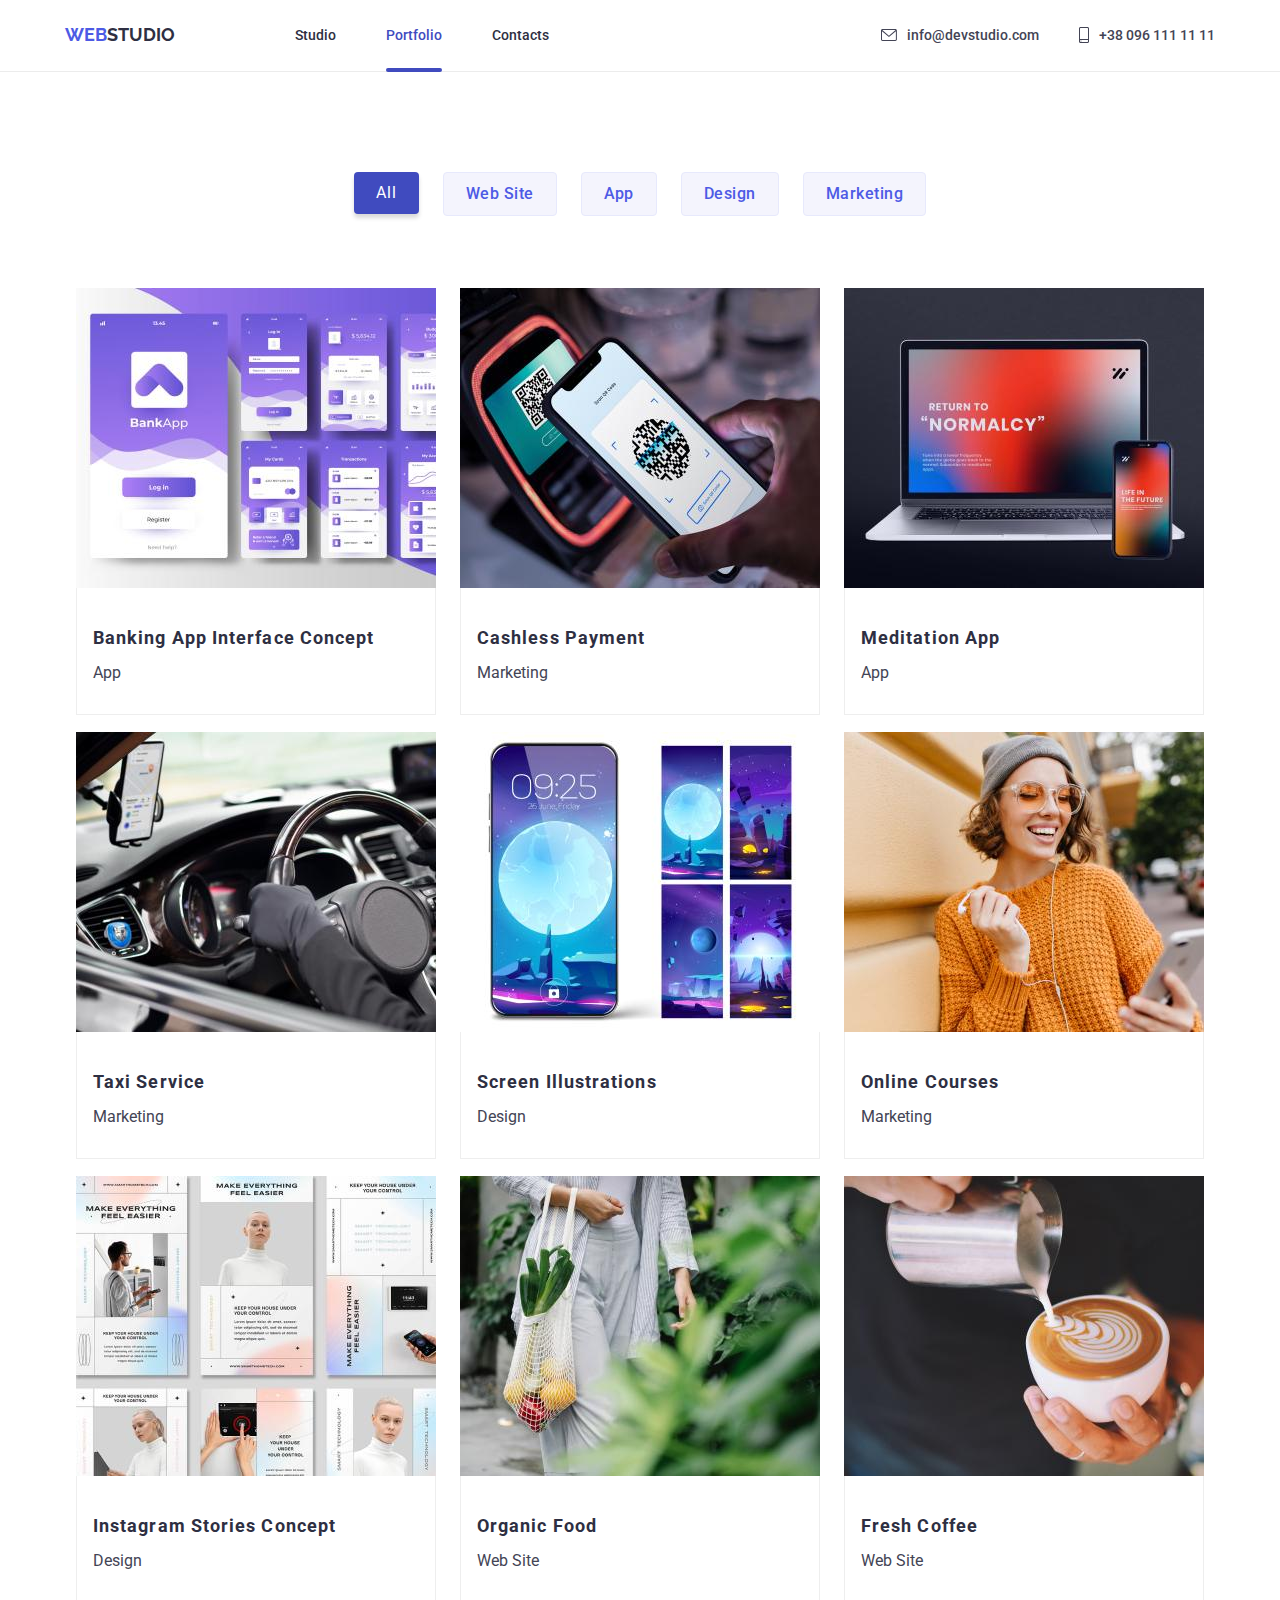
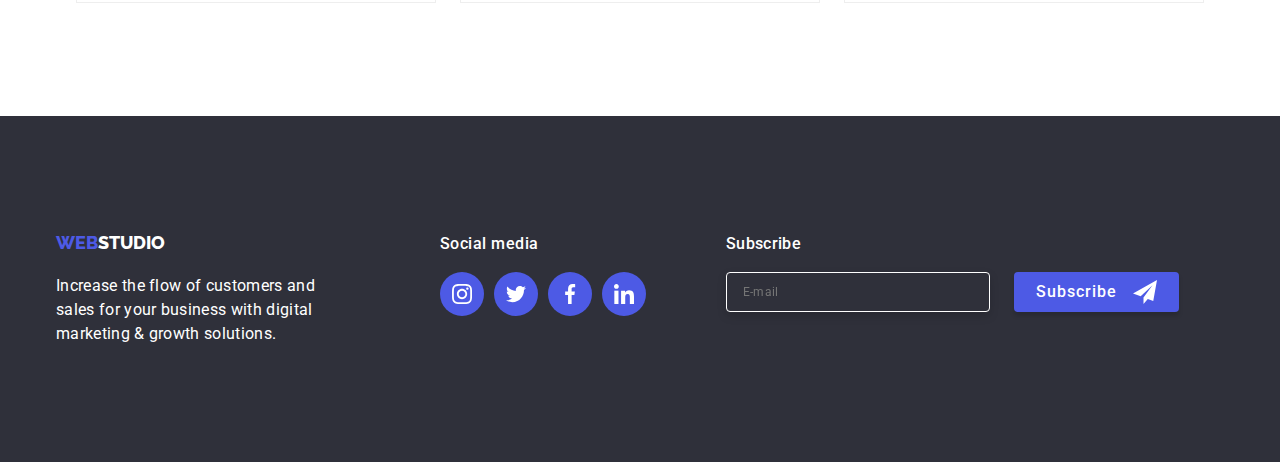
<file: portfolio.html>
<!DOCTYPE html>
<html lang="uk">
    <head>
        <meta charset="UTF-8">
        <meta name="viewport" content="width=device-width, initial-scale=1.0">
        <title>WebStudio</title>

        <link rel="preconnect" href="https://fonts.googleapis.com">
        <link rel="preconnect" href="https://fonts.gstatic.com" crossorigin>
        <link href="https://fonts.googleapis.com/css2?family=Raleway:wght@700&family=Roboto:wght@400;500;700;900&display=swap" rel="stylesheet">

        <link rel="stylesheet" href="./css/modern-normalize.css">
        <link rel="stylesheet" href="./css/styles.css">
    </head>

    <body>
        <header>
            <div class="container header-box">
                <a class="logo-link" href="./index.html">
                    WEB<span class="logo-header">STUDIO</span>
                </a>    
                <nav class="nav-container">
                    <ul class="list">
                        <li><a href="index.html" class="studio-1">Studio</a></li>
                        <li class="li-portfolio"><a href="portfolio.html" class="portfolio-1">Portfolio</a></li>
                        <li class="li-contacts"><a href="#" class="contacts">Contacts</a></li>
                    </ul>
                </nav>
                <ul class="list-1">
                    <li class="li-devstudio"><a href="mailto:info@devstudio.com" class="devstudio"><svg width="16" height="12" class="icon"><use href="./images/icons.svg#icon-envelope"></use></svg>info@devstudio.com</a></li>
                    <li><a href="tel:+380961111111" class="number"><svg width="10" height="16" class="icon"><use href="./images/icons.svg#icon-smartphone"></use></svg>+38 096 111 11 11</a></li>
                </ul>
            </div>
        </header>

        <main>
            <section class="portfolio-box">
                <div class="container">
                    <h1 class="visually-hidden">Список продуктів</h1>
                    <ul class="filter-box">
                        <li><button class="filter-btn-active">All</button></li>
                        <li><button class="filter-btn">Web Site</button></li>
                        <li><button class="filter-btn">App</button></li>
                        <li><button class="filter-btn">Design</button></li>
                        <li><button class="filter-btn">Marketing</button></li>
                    </ul>
                    <div class="gap-img">
                        <ul class="set-img">
                            <li class="img-card box-card">
                                <a href="" class="a-text">
                                    <div class="box-img">
                                        <img src="./images/picture-1.jpg" width="370" height="294" alt="Ноутбук">
                                        <p class="overlay">
                                            14 Stylish and User-Friendly App Design Concepts · Task Manager App · Calorie Tracker App · Exotic Fruit Ecommerce App · Cloud Storage App                                        </p>
                                    </div>                                  
                                    <div class="style-card-portfolio">
                                        <h2 class="card-portfolio">Banking App Interface Concept</h2>
                                        <p class="style-text-portfolio">App</p>
                                    </div>
                                </a>
                            </li>
                            <li class="img-card box-card">
                                <a href="" class="a-text">
                                    <div class="box-img">
                                        <img src="./images/picture-2.jpg" width="370" height="294" alt="Ноутбук">
                                        <p class="overlay">
                                            14 Stylish and User-Friendly App Design Concepts · Task Manager App · Calorie Tracker App · Exotic Fruit Ecommerce App · Cloud Storage App                                        </p>
                                    </div>
                                    <div class="style-card-portfolio">
                                        <h2 class="card-portfolio">Cashless Payment</h2>
                                        <p class="style-text-portfolio">Marketing</p>
                                    </div>
                                </a>
                            </li>
                            <li class="img-card box-card">
                                <a href="" class="a-text">
                                    <div class="box-img">
                                        <img src="./images/picture-3.jpg" width="370" height="294" alt="Ноутбук">
                                        <p class="overlay">
                                            14 Stylish and User-Friendly App Design Concepts · Task Manager App · Calorie Tracker App · Exotic Fruit Ecommerce App · Cloud Storage App                                        </p>
                                    </div>
                                    <div class="style-card-portfolio">
                                        <h2 class="card-portfolio">Meditation App</h2>
                                        <p class="style-text-portfolio">App</p>
                                    </div>
                                </a>
                            </li>
                            <li class="img-card box-card">
                                <a href="" class="a-text">
                                    <div class="box-img">
                                        <img src="./images/picture-4.jpg" width="370" height="294" alt="Ноутбук">
                                        <p class="overlay">
                                            14 Stylish and User-Friendly App Design Concepts · Task Manager App · Calorie Tracker App · Exotic Fruit Ecommerce App · Cloud Storage App                                        </p>
                                    </div>
                                    <div class="style-card-portfolio">
                                        <h2 class="card-portfolio">Taxi Service</h2>
                                        <p class="style-text-portfolio">Marketing</p>
                                    </div>
                                </a>
                            </li>
                            <li class="img-card box-card">
                                <a href="" class="a-text">
                                    <div class="box-img">
                                        <img src="./images/picture-5.jpg" width="370" height="294" alt="Ноутбук">
                                        <p class="overlay">
                                            14 Stylish and User-Friendly App Design Concepts · Task Manager App · Calorie Tracker App · Exotic Fruit Ecommerce App · Cloud Storage App                                        </p>
                                    </div>
                                    <div class="style-card-portfolio">
                                        <h2 class="card-portfolio">Screen Illustrations</h2>
                                        <p class="style-text-portfolio">Design</p>
                                    </div>
                                </a>
                            </li>
                            <li class="img-card box-card">
                                <a href="" class="a-text">
                                    <div class="box-img">
                                        <img src="./images/picture-6.jpg" width="370" height="294" alt="Ноутбук">
                                        <p class="overlay">
                                            14 Stylish and User-Friendly App Design Concepts · Task Manager App · Calorie Tracker App · Exotic Fruit Ecommerce App · Cloud Storage App                                        </p>
                                    </div>
                                    <div class="style-card-portfolio">
                                        <h2 class="card-portfolio">Online Courses</h2>
                                        <p class="style-text-portfolio">Marketing</p>
                                    </div>
                                </a>
                            </li>
                            <li class="img-card box-card">
                                <a href="" class="a-text">
                                    <div class="box-img">
                                        <img src="./images/picture-7.jpg" width="370" height="294" alt="Ноутбук">
                                        <p class="overlay">
                                            14 Stylish and User-Friendly App Design Concepts · Task Manager App · Calorie Tracker App · Exotic Fruit Ecommerce App · Cloud Storage App                                        </p>
                                    </div>
                                    <div class="style-card-portfolio">
                                        <h2 class="card-portfolio">Instagram Stories Concept</h2>
                                        <p class="style-text-portfolio">Design</p>
                                    </div>
                                </a>
                            </li>
                            <li class="img-card box-card">
                                <a href="" class="a-text">
                                    <div class="box-img">
                                        <img src="./images/picture-8.jpg" width="370" height="294" alt="Ноутбук">
                                        <p class="overlay">
                                            14 Stylish and User-Friendly App Design Concepts · Task Manager App · Calorie Tracker App · Exotic Fruit Ecommerce App · Cloud Storage App                                        </p>
                                    </div>
                                    <div class="style-card-portfolio">
                                        <h2 class="card-portfolio">Organic Food</h2>
                                        <p class="style-text-portfolio">Web Site</p>
                                    </div>
                                </a>
                            </li>
                            <li class="img-card box-card">
                                <a href="" class="a-text">
                                    <div class="box-img">
                                        <img src="./images/picture-9.jpg" width="370" height="294" alt="Ноутбук">
                                        <p class="overlay">
                                            14 Stylish and User-Friendly App Design Concepts · Task Manager App · Calorie Tracker App · Exotic Fruit Ecommerce App · Cloud Storage App                                        </p>
                                    </div>
                                    <div class="style-card-portfolio">
                                        <h2 class="card-portfolio">Fresh Coffee</h2>
                                        <p class="style-text-portfolio">Web Site</p>
                                    </div>
                                </a>
                            </li>
                        </ul>
                    </div>
                </div>
            </section>
        </main>
        
        <footer class="footer-menu">
            <div class="container flex-menu">
                <div>
                    <a class="logo-link-footer" href="./index.html">
                        WEB<span class="logo-footer">STUDIO</span>
                    </a>
                    <address class="address-footer">
                        <p class="text-footer">
                            Increase the flow of customers and sales for your business with digital marketing & growth solutions.
                        </p>
                    </address>
                </div>
                <div class="container-enjoy">
                    <p class="enjoy">Social media</p>
                    <ul class="list-footer-icon">
                        <li>
                            <a href="https://www.instagram.com/" class="footer-icon">
                                <svg width="20" height="20">
                                    <use href="./images/icons.svg#icon-instagram-2"></use>
                                </svg>
                            </a>
                        </li>
                        <li>
                            <a href="https://twitter.com/" class="footer-icon">
                                <svg width="20" height="20">
                                    <use href="./images/icons.svg#icon-twitter-1"></use>
                                </svg>
                            </a>
                        </li>
                        <li>
                            <a href="https://www.facebook.com/" class="footer-icon">
                                <svg width="20" height="20">
                                    <use href="./images/icons.svg#icon-facebook-1"></use>
                                </svg>
                            </a>
                        </li>
                        <li>
                            <a href="https://www.linkedin.com/" class="footer-icon">
                                <svg width="20" height="20">
                                    <use href="./images/icons.svg#icon-linkedin-1"></use>
                                </svg>
                            </a>
                        </li>
                    </ul>
                </div>
                <div class="flex-input">
                    <p class="input-text">Subscribe</p>
                    <form class="box-btn">
                        <label>
                            <input class="type-input" type="email" name="email" placeholder="E-mail">
                        </label>
                        <button class="btn-input">
                            Subscribe
                            <svg xmlns="http://www.w3.org/2000/svg" class="svg-btn" width="24" height="24" viewBox="0 0 24 24" fill="none">
                            <path d="M24 0L0 13.5L7.66994 16.3407L19.5 5.25002L10.5017 17.3896L10.509 17.3923L10.5 17.3896V24.0001L14.8013 18.982L20.2501 21.0001L24 0Z" fill="white"/>
                            </svg>
                        </button>
                    </form>
                </div>
            </div>
        </footer>

    </body>
</html>
</file>
<file: css/styles.css>
:root {
    --color--primary: #434455;
    --color--logo: #4D5AE5;
    --color--logo-1: #2E2F42;
    --color--active: #404BBF;
    --color--font: #2E2F42;
    --color--background: #404BBF;
    --color--background--block: #2F303A;
    --color--background-1: #FFFFFF;
    --color--btn-hover: #188CE8;
    --color--background-2: #F5F4FA;
}

* {
    box-sizing: border-box;
}

header {
    border-bottom: 1px solid #ECECEC;
}

ul, li {
    list-style-type: none;
    padding: 0;
    margin: 0;
}

img {
    display: block;
    max-width: 100%;
    height: auto;
}

body {
    height: 100%;
    font-family: 'Roboto', sans-serif;
    color: var(--color--primary);
    margin: auto;
}

/* Phone styles & >*/

.container {
    min-width: 320px;
    max-width: 428px;
    margin: 0 auto;
    padding: 0 16px;
}

/*Tablet styles & >*/

@media  only screen and (min-width: 768px) {
    .container {
        max-width: 736px;
    }
}

/*Deasktop styles & >*/

@media  only screen and (min-width: 1200px) {
    .container {
        max-width: 1200px;
    }
}

.header-box {
    display: flex;
    align-items: center;
}

.logo-link {
    font-family: 'Raleway', sans-serif;
    font-weight: 700;
    font-size: 18px;
    line-height: 1.2;
    color: var(--color--logo);
    margin-right: 120px;
    text-decoration: none;
    padding: 24px 0 25px 0;
    display: block;
    width: auto;
}

.logo-header {
    font-family: 'Raleway', sans-serif;
    font-weight: 700;
    font-size: 18px;
    line-height: 1.2;
    color: var(--color--logo-1);
}

.nav-container {
    display: flex;
    margin-right: 332px;
}

@media  only screen and (max-width: 1199px) {
    .nav-container {
        margin-right: 121px;
    }
}

@media  only screen and (max-width: 767px) {
    .nav-container {
        display: none;
    }
}

.list {
    display: flex;
    align-items: center;
    padding-left: 0;
}



.studio {
    font-weight: 500;
    font-size: 14px;
    line-height: 1.15;
    color: var(--color--background);
    text-decoration: none;
    padding: 20px 0;
    display: block;
    position: relative;
    transition: color 250ms cubic-bezier(0.4, 0, 0.2, 1);
}

.studio:after {
    display: block;
    content: "";
    width: 100%;
    height: 4px;
    left: 0;
    bottom: -9px;
    background-color: #404BBF;
    border-radius: 2px;
    margin-top: 28px;
    position: absolute;
}

.studio-1 {
    font-weight: 500;
    font-size: 14px;
    line-height: 1.15;
    color: var(--color--font);
    text-decoration: none;
    padding: 20px 0;
    display: block;
    position: relative;
    transition: color 250ms cubic-bezier(0.4, 0, 0.2, 1);
}

.studio-1:hover,
.studio-1:focus {
    color: var(--color--background);
}

.studio-1:hover:after,
.studio-1:focus:after {
    display: block;
    content: "";
    width: 100%;
    height: 4px;
    left: 0;
    bottom: -9px;
    background-color: #404BBF;
    border-radius: 2px;
    position: absolute;
}

.li-portfolio {
    margin-left: 50px;
}

.portfolio {
    font-weight: 500;
    font-size: 14px;
    line-height: 1.15;
    color: var(--color--font);
    text-decoration: none;
    padding: 20px 0;
    display: block;
    position: relative;
    transition: color 250ms cubic-bezier(0.4, 0, 0.2, 1);
}

.portfolio-1:after {
    display: block;
    content: "";
    width: 100%;
    height: 4px;
    left: 0;
    bottom: -9px;
    background-color: #404BBF;
    border-radius: 2px;
    margin-top: 28px;
    position: absolute;
}

.portfolio:hover,
.portfolio:focus {
    color: var(--color--background);
}

.portfolio-1 {
    font-weight: 500;
    font-size: 14px;
    line-height: 1.15;
    color: var(--color--background);
    text-decoration: none;
    padding: 20px 0;
    display: block;
    position: relative;
}

.portfolio:hover:after,
.portfolio:focus:after {
    display: block;
    content: "";
    width: 100%;
    height: 4px;
    left: 0;
    bottom: -9px;
    background-color: #404BBF;
    border-radius: 2px;
    position: absolute;
}

.li-contacts {
    margin-left: 50px;
}

.contacts {
    font-weight: 500;
    font-size: 14px;
    line-height: 1.15;
    color: var(--color--font);
    text-decoration: none;
    padding: 20px 0;
    display: block;
    position: relative;
    transition: color 250ms cubic-bezier(0.4, 0, 0.2, 1);
}

.contacts:hover,
.contacts:focus {
    color: var(--color--background);
}

.contacts:hover:after,
.contacts:focus:after {
    display: block;
    content: "";
    width: 100%;
    height: 4px;
    left: 0;
    bottom: -9px;
    background-color: #404BBF;
    border-radius: 2px;
    position: absolute;
}

.li-devstudio {
    margin-right: 40px;
    display: flex;
}

.devstudio {
    font-weight: 500;
    font-size: 14px;
    line-height: 1.15;
    text-decoration: none;
    color: var(--color--primary);
    padding: 20px 0;
    display: block;
    display: inline-flex;
    align-items: center;
    transition: color 250ms cubic-bezier(0.4, 0, 0.2, 1);
}

.devstudio:hover,
.devstudio:focus {
    color: var(--color--background);
}

.number {
    font-weight: 500;
    font-size: 14px;
    line-height: 1.15;
    color: var(--color--primary);
    text-decoration: none;
    padding: 20px 0;
    display: block;
    display: inline-flex;
    transition: color 250ms cubic-bezier(0.4, 0, 0.2, 1);
}

.number:hover,
.number:focus {
    color: var(--color--background);
}

.list-1 {
    margin-left: auto;
    display: flex;
    align-items: center;
    padding: 0;
}

@media  only screen and (max-width: 767px) {
    .list-1 {
        display: none;
    }
}

.menu-toggle {
    min-height: 40px;
    min-width: 40px;
    display: flex;
    align-items: center;
    justify-content: center;
  
    margin: 0;
    padding: 0;
    background-color: transparent;
    cursor: pointer;
    border: none;
    border-radius: 50%;
    outline: none;
  }

@media  only screen and (min-width: 767px) {
    .menu-toggle {
        display: none;
    }
}

@media (min-width: 768px) {
    .menu-toggle {
      display: none;
    }
  }
  
  .menu-toggle:hover,
  .menu-toggle:focus {
    background-color: rgba(0, 0, 0, 0.1);
  }
  
  .menu-container {
    position: fixed;
    top: 0;
    left: 0;
    width: 100vw;
    height: 100vh;
    padding: 32px;
    background-color: #3f51b5;
    z-index: 999;
  
    transform: translateX(100%);
    transition: transform 250ms ease-in-out;
  }
  
  .menu-container.is-open {
    transform: translateX(0);
  }
  
  .menu-container .menu-toggle {
    position: absolute;
    top: 16px;
    right: 16px;
    color: #fff;
  }
  
  .mobile-menu {
    padding: 0;
    margin: 0;
    list-style: none;
  }
  
  .mobile-menu .link {
    display: block;
    padding: 10px;
    color: #fff;
    text-decoration: none;
  }

header {
    display: flex;
}

.body-menu {
    max-width: 1440px;
    height: 600px;
    padding: 200px 0;
    background-color: #2E2F42;
    background-image: linear-gradient(to right, rgba(46, 47, 66, 0.7), rgba(46, 47, 66, 0.7)), url(../images/people_office_1.jpg);
    background-repeat: no-repeat;
    background-position: 50% 50%;
    margin: auto;
    background-size: cover;
}

.solutions {
    font-weight: 700;
    font-size: 56px;
    line-height: 1.07;
    width: 496px;
    color: var(--color--background-1);
    margin: auto;
    text-align: center;
    letter-spacing: 0.02em;
}

.btn-menu {
    font-family: inherit;
    font-weight: 700;
    font-size: 16px;
    line-height: 1.9;
    letter-spacing: 0.06em;
    width: 169px;
    height: 56px;
    background: #4D5AE5;
    border: none;
    border-radius: 4px;
    color: var(--color--background-1);
    cursor: pointer;
    margin: 48px auto 0;
    display: block;
    transition: background-color 250ms cubic-bezier(0.4, 0, 0.2, 1), box-shadow 250ms cubic-bezier(0.4, 0, 0.2, 1);
    box-shadow: 0px 4px 4px rgba(0, 0, 0, 0.15);
}

.btn-menu:hover,
.btn-menu:focus {
    box-shadow: 0px 4px 4px rgba(0, 0, 0, 0.35);
    border-radius: 4px;
    background: #404BBF;
}

.btn-menu:active {
    border: #404BBF;
}

.visually-hidden {
    position: absolute;
    white-space: nowrap;
    width: 1px;
    height: 1px;
    overflow: hidden;
    border: 0;
    padding: 0;
    clip: rect(0 0 0 0);
    clip-path: inset(50%);
    margin: -1px;
  }

.section-title {
    font-style: normal;
    font-weight: 700;
    font-size: 36px;
    line-height: 1.17;
    text-align: center;
    letter-spacing: 0.03em;
    color: var(--color--font);
    margin: 0 0 50px 0;
}

.div-section-title {
    margin-top: 94px;
}

.section-title-1 {
    font-style: normal;
    font-weight: 700;
    font-size: 36px;
    line-height: 1.17;
    text-align: center;
    letter-spacing: 0.03em;
    color: var(--color--font);
    margin-bottom: 50px;
    margin-top: 0;
}

.section-cards {
    padding: 94px 0 94px 0;
    background-color: var(--color--background-2);
}

.item-width {
    padding: 0;
    width: 270px;
}

.list-img {
    display: flex;
    justify-content: center;
    gap: 30px;
}

.solutions-title {
    font-style: normal;
    font-weight: 500;
    font-size: 20px;
    line-height: 1.2;
    letter-spacing: 0.02em;
    color: var(--color--font);
    margin: 0 0 8px 0;
}

.solution-container {
    display: flex;
    justify-content: center;
    gap: 30px;
}

.div-solutions {
    width: 1170px;
    height: 98px;
    margin: 94px auto;
}

.item-card {
    width: 264px;
    height: 428px;
    border-radius: 4px;
    overflow: hidden;
    box-shadow: 0px 4px 2px -1px rgba(0, 0, 0, 0.15),
        0px 2px 2px 0px rgba(0, 0, 0, 0.14), 0px 2px 6px 0px rgba(0, 0, 0, 0.15);
    background-color: var(--color--background-1);
}

.style-card {
    padding: 32px;
}

.title-descr {
    font-style: normal;
    font-weight: 400;
    font-size: 16px;
    line-height: 1.5;
    margin: 0;
    letter-spacing: 0.02em;
}

.list-cards {
    display: flex;
    justify-content: center;
    gap: 30px;
}

.section-menu-cards {
    background-color: var(--color--background-2);
}

.card-name {
    font-style: normal;
    font-weight: 500;
    font-size: 20px;
    line-height: 1.2;
    color: var(--color--font);
    letter-spacing: 0.02em;
    text-align: center;
    margin: 0 0 10px 0;
}

.card-descr {
    font-weight: 400;
    font-size: 16px;
    line-height: 1.18;
    letter-spacing: 0.02em;
    text-align: center;
    margin: auto;
}

.footer-menu {
    background-color: var(--color--background--block);
    padding: 100px 0;
}

address {
    font-style: normal;
}

.address-footer {
    margin-top: 20px;
}

.mapping-footer {
    font-size: 14px;
    line-height: 1.7;
    color: var(--color--background-1);
    text-decoration: none;
}

.devstudio-footer {
    font-size: 14px;
    line-height: 1.7;
    color: rgba(255, 255, 255, 0.6);
    text-decoration: none;
}

.devstudio-footer:hover,
.devstudio-footer:focus {
    color: var(--color--background);
    transition-duration: 250ms;
}

.logo-link-footer {
    font-family: 'Raleway', sans-serif;
    font-weight: 800;
    font-size: 18px;
    line-height: 1.16;
    color: var(--color--logo);
    text-decoration: none;
}

.logo-footer {
    font-family: 'Raleway', sans-serif;
    font-weight: 800;
    font-size: 18px;
    line-height: 1.16;
    color: var(--color--background-1);
}

.number-footer {
    font-weight: 400;
    font-size: 14px;
    line-height: 1.71;
    color: rgba(255, 255, 255, 0.6);
    text-decoration: none;
}   

.number-footer:hover,
.number-footer:focus {
    color: var(--color--background);
    transition-duration: 250ms;
}

.margin-li-footer {
    margin-top: 9px;
}

.portfolio-box {
    padding: 100px 0 120px 0;  
}

.filter-box {
    text-align: center;
    margin-bottom: 34px;
    display: flex;
    gap: 24px;
    margin: 0 auto 72px auto;
    justify-content: center;
}

.footer-container {
    width: 1200px;
    padding: 0 15px;
    margin: 0 auto;
    padding: 60px 0 60px 0;
}

.filter-btn-active {
    font-family: 'Roboto';
    font-size: 16px;
    line-height: 1.9;
    letter-spacing: 0.06em;
    left: 512px;
    top: 174px;
    background-color: var(--color--active);
    color: var(--color--background-1);
    border: 0;
    border-radius: 4px;
    cursor: pointer;
    box-shadow: 0px 4px 4px rgba(0, 0, 0, 0.15);
    padding: 6px 22px;
}

.filter-btn {
    font-family: 'Roboto';
    font-weight: 500;
    font-size: 16px;
    line-height: 1.9;
    letter-spacing: 0.03em;
    background-color: #F4F4FD;
    color: #4D5AE5;
    border: 1px solid #E7E9FC;
    border-radius: 4px;
    cursor: pointer;
    padding: 6px 22px;
    transition: background-color 250ms cubic-bezier(0.4, 0, 0.2, 1), color 250ms cubic-bezier(0.4, 0, 0.2, 1), box-shadow 250ms cubic-bezier(0.4, 0, 0.2, 1);
}

.filter-btn:hover,
.filter-btn:focus {
    box-shadow: 0px 4px 4px rgba(0, 0, 0, 0.15);
    border-radius: 4px;
    background-color: var(--color--background);
    color: var(--color--background-1);
}

.footer-portfolio {
    background-color: var(--color--background--block);
    padding: 60px 0;
}

.logo-link-portfolio {
    font-family: 'Raleway', sans-serif;
    font-weight: 700;
    font-size: 26px;
    line-height: 1.2;
    color: var(--color--background);
    text-decoration: none;
}

.logo-footer-portfolio {
    font-family: 'Raleway', sans-serif;
    font-weight: 700;
    font-size: 26px;
    line-height: 1.2;
    color: var(--color--background-1);
}

.text-footer {
    font: inherit;
    font-weight: 400;
    font-size: 16px;
    line-height: 1.5;
    letter-spacing: 0.02em;
    color: #FFFFFF;
    width: 264px;
    height: 72px;
}

.card-portfolio {
    font-style: inherit;
    font-weight: 700;
    font-size: 18px;
    line-height: 2;
    letter-spacing: 0.06em;
    color: var(--color--font);
    margin: 0 0 8px 16px;
}

.style-card-portfolio {
    padding: 32px 0;
    border: 1px solid #EEEEEE;
    border-top: none;
}

.gap-img {
    max-width: 100%;
    padding: 0;
    margin-left: auto;
    margin-right: auto;
    display: block;
}

.set-img {
    display: flex;
    flex-wrap: wrap;
    justify-content: center;
    gap: 24px;
}

.style-1 {
    padding: 94px 0;
}

.style-2 {
    padding-bottom: 94px;
}

.style-text-portfolio {
    margin: 0 0 0 16px;
    color: var(--color--primary);
}

.svg-center {
    margin: 0 auto 30px;
    padding: 25px 100px;
    background: #F5F4FA;
    border-radius: 4px;
}

.icon {
    margin-right: 10px;
    fill: currentColor;
}

.social-items {
    display: flex;
    justify-content: center;
    gap: 24px;
    margin-top: 16px;
}

.social-icon {
    display: flex;
    align-items: center;
    justify-content: center;
    width: 40px;
    height: 40px;
    fill: #FFFFFF;
    background-color: #4D5AE5;
    border-radius: 50%;
    transition: fill 250ms cubic-bezier(0.4, 0, 0.2, 1), background-color 250ms cubic-bezier(0.4, 0, 0.2, 1);
}

.social-icon:hover,
.social-icon:focus {
    fill: #FFFFFF;
    background-color: #404BBF;
}

.section-clients {
    padding: 94px 0 94px 0;
}

.clients {
    font-family: inherit;
    font-weight: 700;
    font-size: 36px;
    line-height: 0.86;
    text-align: center;
    letter-spacing: 0.03em;
    color: var(--color--logo-1);
    margin: 0 0 50px 0;
}

.li-logo-clients {
    display: inline-flex;
    gap: 24px;
    justify-content: center;
}

.li-client {
    padding: 16px 32px;
    border: 1px solid #8E8F99;
    border-radius: 4px;
    fill: #8E8F99;
    width: 170px;
    height: 92px;
    display: block;
    transition: fill 250ms cubic-bezier(0.4, 0, 0.2, 1), border 250ms cubic-bezier(0.4, 0, 0.2, 1);
}

.li-client:hover,
.li-client:focus {
    fill: var(--color--background);
    border: 1px solid var(--color--background);
}

.icon-client {
    fill: #8E8F99;
}

.enjoy {
    font-family: inherit;
    font-style: normal;
    font-weight: 500;
    font-size: 16px;
    line-height: 1.5;
    letter-spacing: 0.03em;
    color: var(--color--background-1);
}

.flex-menu {
    display: flex;
    align-items: baseline;
}

.container-enjoy {
    margin-left: 120px;
    margin-bottom: 0;
}

.list-footer-icon {
    display: flex;
    gap: 10px;
}

.footer-icon {
    display: flex;
    align-items: center;
    justify-content: center;
    width: 44px;
    height: 44px;
    fill: #FFFFFF;
    background-color: #4D5AE5;
    border-radius: 50%;
    transition: background-color 250ms cubic-bezier(0.4, 0, 0.2, 1);
}

.footer-icon:hover,
.footer-icon:focus {
    fill: rgba(255, 255, 255, 1);
    background-color: #31D0AA;
}

.a-text {
    text-decoration: none;
    font-style: normal;
}

.box-card {
    width: 360px;
    height: 420px;
}

.box-card:hover, 
.box-card:focus {
    box-shadow: 0px 1px 1px rgba(0, 0, 0, 0.12), 0px 4px 4px rgba(0, 0, 0, 0.06), 1px 4px 6px rgba(0, 0, 0, 0.16);
    transition-duration: 250ms;
}

.label-img {
    position: relative;
}

.img-p {
    bottom: 0;
    margin: 0;
    position: absolute;
    padding: 27px 0;
    font-family: inherit;
    font-style: normal;
    font-weight: 700;
    font-size: 14px;
    line-height: 16px;
    text-align: center;
    letter-spacing: 0.03em;
    text-transform: uppercase;
    color: var(--color--background-1);
    width: 370px;
    height: 70px;
    background-color: rgba(47, 48, 58, 0.8);
}

.box-img {
    position: relative;
    overflow: hidden;
}

.overlay {
    bottom: 0;
    margin: 0;
    position: absolute;
    padding: 63px 24px;
    font-family: inherit;
    font-style: normal;
    font-size: 18px;
    line-height: 28px;
    letter-spacing: 0.03em;
    color: var(--color--background-1);
    width: 100%;
    height: 100%    ;
    background-color: rgba(77, 90, 229, 0.9)    ;
    transform: translateY(100%);
    transition: transform 250ms cubic-bezier(0.4, 0, 0.2, 1);
}

.box-card:hover .overlay {
    transform: translate(0);
}

.backdrop {
    position: fixed;
    top: 0;
    left: 0;
    z-index: 1;
    width: 100%;
    height: 100%;
    background-color: rgba(0, 0, 0, 0.2);
    transition: visibility 250ms cubic-bezier(0.4, 0, 0.2, 1), opacity 250ms cubic-bezier(0.4, 0, 0.2, 1);
}

.modal {
    position: absolute;
    bottom: 50%;
    left: 50%;
    transform: translate(-50%, 50%);
    width: 408px;
    background-color: var(--color--background-1);
    box-shadow: 0px 1px 3px rgba(0, 0, 0, 0.12), 0px 1px 1px rgba(0, 0, 0, 0.14), 0px 2px 1px rgba(0, 0, 0, 0.2);
    border-radius: 4px;
    padding: 72px 24px 24px 24px;
}

.is-hidden {
    opacity: 0;
    pointer-events: none;
    visibility: hidden;
}

.modal-button {
    display: flex;
    align-items: center;
    justify-content: center;
    position: absolute;
    width: 24px;
    height: 24px;
    background-color: #E7E9FC;
    border: 1px solid rgba(0, 0, 0, 0.1);
    border-radius: 50% 50%;
    cursor: pointer;
    top: 24px;
    right: 24px;
    transition: background-color 250ms cubic-bezier(0.4, 0, 0.2, 1);
}

.modal-button:hover,
.modal-button:focus {
    background: #404BBF;
}

.close-icon:hover,
.close-icon:focus {
    fill: #FFFFFF;
    background: #404BBF;
}

.input-text {
    font-family: inherit;
    font-style: normal;
    font-weight: 500;
    font-size: 16px;
    line-height: 1.5;
    letter-spacing: 0.02em;
    color: var(--color--background-1);
    margin: 0 0 16px 0;
}

.flex-input {
    width: 453px;
    height: 80px;
    margin-left: 80px;
}

.type-input {
    font-family: inherit;
    font-weight: 400;
    font-size: 12px;
    line-height: 2;
    letter-spacing: 0.02em;
    color: #FFFFFF;
    width: 264px;
    height: 40px;
    border-radius: 4px;
    border: 1px solid #FFFFFF;
    filter: drop-shadow(0px 4px 4px rgba(0, 0, 0, 0.15));
    background-color: var(--color--background--block);
    padding-left: 16px;
    padding-right: 16px;
}

.box-btn {  
    display: flex;
}

.btn-input {
    display: flex;
    justify-content: center;
    width: 165px;
    height: 40px;
    margin-left: 24px;
    padding: 0;
    background: #4D5AE5;
    border: none;
    box-shadow: 0px 4px 4px rgba(0, 0, 0, 0.15);
    border-radius: 4px;
    font-family: inherit;
    font-style: normal;
    font-weight: 500;
    font-size: 16px;
    line-height: 1.5;
    color: #FFFFFF;
    align-items: center;
    text-align: center;
    letter-spacing: 0.06em;
    cursor: pointer;
    transition: fill 250ms cubic-bezier(0.4, 0, 0.2, 1), background-color 250ms cubic-bezier(0.4, 0, 0.2, 1)
}

.btn-input:hover {
    box-shadow: 2px 4px 4px rgba(0, 0, 0, 0.3);
    background: #404BBF;
}

.svg-btn {
    margin: 0 0 0 16px;
}

.flex-icon-send {
    display: flex;
    width: auto;
    margin-left: 24px;
}

.modal-title {
    font-family: inherit;
    font-weight: 500;
    font-size: 16px;
    line-height: 1.4;
    text-align: center;
    letter-spacing: 0.02em;
    color: var(--color--font);
    margin: 0;
    }

.form-hov {
    margin-top: 16px;
}

.modal-forms {
    width: 360px;
    margin: 0 24px 20px 24px;
}

.name-input-modal {
    font-family: inherit;
    font-weight: 400;
    font-size: 12px;
    line-height: 14px;
    letter-spacing: 0.01em;
    color: #757575;
    margin-bottom: 4px;
    display: block;
}

.field-input {
    position: relative;
    margin-bottom: 4px 0 10px 0;
    font-weight: 400;
    font-size: 12px;
    margin-bottom: 8px;
}

.modal-input {
    width: 360px;
    height: 40px;
    border: 1px solid rgba(33, 33, 33, 0.2);
    border-radius: 4px;
    padding-left: 38px;
    transition: 250ms cubic-bezier(0.4, 0, 0.2, 1);
}

.input-icon {
    position: absolute;
    top: 8px;
    left: 16px;
    transition: 250ms cubic-bezier(0.4, 0, 0.2, 1);
}

.input-icon:hover
.input-icon:focus {
    color: #4D5AE5;
}

.modal-input:hover,
.modal-input:focus {
    border: 1px solid #4D5AE5;
    outline: none;
}

.modal-input:hover + .input-icon {
    fill: #4D5AE5;
}

.modal-input:focus + .input-icon {
    fill: #4D5AE5;
}

.modal-input-commentary {
    width: 360px;
    height: 120px;
    border: 1px solid rgba(33, 33, 33, 0.2);
    border-radius: 4px;
    margin-bottom: 16px;
    padding: 12px 16px;
    resize: none;
    transition: 250ms cubic-bezier(0.4, 0, 0.2, 1);
}

.modal-input-commentary:hover,
.modal-input-commentary:focus {
    border: 1px solid #4D5AE5;
    outline: none;
}

.link-lisense {
    color: #4D5AE5;
}

.checkbox-modal {
    display: flex;
    align-items: center;
    gap: 8px;
    margin-bottom: 24px;
}

.modal-form-agreement-box {
    appearance: none;
    width: 16px;
    height: 16px;
    border: 1px solid rgba(46, 47, 66, 0.4);
    border-radius: 2px;
    transition: background-color 250ms cubic-bezier(0.4, 0, 0.2, 1), border-color 250ms cubic-bezier(0.4, 0, 0.2, 1), background-size 250ms cubic-bezier(0.4, 0, 0.2, 1);
    cursor: pointer;
    background-image: url("data:image/svg+xml,%3Csvg width='16' height='16' viewBox='0 0 16 16' fill='none' xmlns='http://www.w3.org/2000/svg'%3E%3Crect x='0.5' y='0.5' width='15' height='15' rx='1.5' fill='%23404BBF'/%3E%3Cpath d='M11.4456 4.25506C11.6184 4.08965 11.8483 3.99821 12.0869 4.00003C12.3255 4.00184 12.5541 4.09677 12.7244 4.26478C12.8947 4.4328 12.9934 4.66075 12.9997 4.90055C13.006 5.14034 12.9194 5.37323 12.7582 5.55005L7.86357 11.7044C7.7794 11.7955 7.67782 11.8686 7.5649 11.9194C7.45198 11.9702 7.33003 11.9975 7.20636 11.9998C7.08268 12.0021 6.95981 11.9793 6.8451 11.9328C6.73038 11.8863 6.62618 11.817 6.53872 11.729L3.29283 8.46564C3.20243 8.38096 3.12993 8.27884 3.07965 8.16537C3.02936 8.05191 3.00232 7.92942 3.00014 7.80522C2.99796 7.68102 3.02069 7.55765 3.06696 7.44248C3.11323 7.3273 3.18211 7.22267 3.26947 7.13483C3.35684 7.047 3.4609 6.97775 3.57547 6.93123C3.69003 6.88471 3.81273 6.86186 3.93627 6.86405C4.0598 6.86624 4.18163 6.89343 4.29449 6.94398C4.40734 6.99454 4.50892 7.06743 4.59315 7.15831L7.16189 9.73967L11.4223 4.28219C11.4299 4.27269 11.4381 4.26364 11.4468 4.25506H11.4456Z' fill='%23F4F4FD'/%3E%3Crect x='0.5' y='0.5' width='15' height='15' rx='1.5' stroke='%23404BBF'/%3E%3C/svg%3E");
    background-position: center;
    background-repeat: no-repeat;
    background-size: 0;
}

.modal-form-agreement-box:checked {
    border-color: #404BBF;
    background-size: 16px;
}

.modal-agreement-text {
    font-style: normal;
    font-weight: 400;
    font-size: 12px;
    line-height: 1.16;
    letter-spacing: 0.04em;
    color: #8E8F99;
}

.btn-modal {
    width: 169px;
    height: 56px;
    background: rgba(77, 90, 229, 1);
    box-shadow: 0px 4px 4px rgba(0, 0, 0, 0.15);
    border-radius: 4px;
    font-family: inherit;
    font-weight: 500;
    font-size: 16px;
    text-align: center;
    letter-spacing: 0.04em;
    border: none;
    color: #FFFFFF;
    cursor: pointer;
    margin: 0 95px;
    transition: background-color 250ms cubic-bezier(0.4, 0, 0.2, 1), box-shadow 250ms cubic-bezier(0.4, 0, 0.2, 1);
}

.btn-modal:hover,
.btn-modal:focus {
    box-shadow: 2px 4px 4px rgba(0, 0, 0, 0.2);
    background: #404BBF;
}

.container-customers {
    text-align: center;
}

@media (min-width: 768px) {
    .menu-toggle {
      display: none;
    }
  }
  
  .menu-toggle:hover,
  .menu-toggle:focus {
    background-color: rgba(0, 0, 0, 0.1);
  }
  
  .menu-container {
    position: fixed;
    top: 0;
    left: 0;
    width: 100vw;
    height: 100vh;
    padding: 32px;
    background-color: #3f51b5;
    z-index: 999;
  
    transform: translateX(100%);
    transition: transform 250ms ease-in-out;
  }
  
  .menu-container.is-open {
    transform: translateX(0);
  }
  
  .menu-container .menu-toggle {
    position: absolute;
    top: 16px;
    right: 16px;
    color: #fff;
  }
  
  .mobile-menu {
    padding: 0;
    margin: 0;
    list-style: none;
  }
  
  .mobile-menu .link {
    display: block;
    padding: 10px;
    color: #fff;
    text-decoration: none;
  }
</file>
